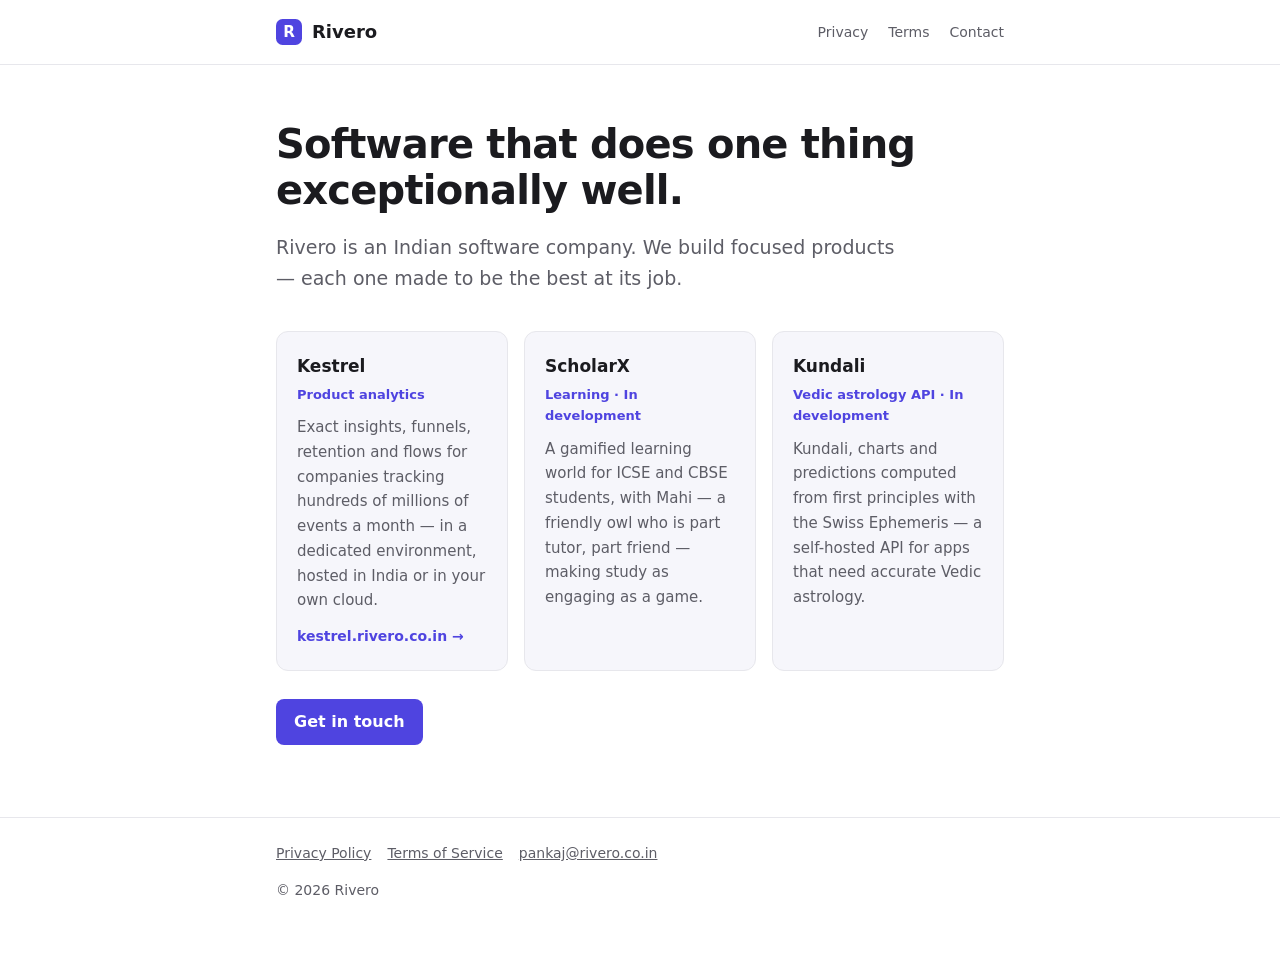
<file: index.html>
<!doctype html>
<html lang="en">
<head>
  <meta charset="utf-8">
  <meta name="viewport" content="width=device-width, initial-scale=1">
  <title>Rivero — focused software products</title>
  <meta name="description" content="Rivero builds focused software products: Kestrel (product analytics), ScholarX (learning) and Kundali (Vedic astrology API).">
  <link rel="stylesheet" href="/style.css">
  <link rel="icon" href="data:image/svg+xml,%3Csvg xmlns='http://www.w3.org/2000/svg' viewBox='0 0 24 24'%3E%3Crect width='24' height='24' rx='6' fill='%234f44e0'/%3E%3Ctext x='12' y='17' text-anchor='middle' font-family='sans-serif' font-size='14' font-weight='700' fill='white'%3ER%3C/text%3E%3C/svg%3E">
</head>
<body>
  <header>
    <div class="wrap">
      <a class="brand" href="/">
        <svg viewBox="0 0 24 24" aria-hidden="true"><rect width="24" height="24" rx="6" fill="currentColor"/><text x="12" y="17" text-anchor="middle" font-family="Inter, system-ui, sans-serif" font-size="14" font-weight="700" fill="#fff">R</text></svg>
        Rivero
      </a>
      <nav><a href="/privacy/">Privacy</a><a href="/terms/">Terms</a><a href="mailto:pankaj@rivero.co.in">Contact</a></nav>
    </div>
  </header>

  <main>
    <div class="wrap">
      <h1>Software that does one thing exceptionally well.</h1>
      <p class="lead">Rivero is an Indian software company. We build focused products — each one
        made to be the best at its job.</p>

      <div class="grid">
        <a class="card product" href="https://kestrel.rivero.co.in/">
          <h3>Kestrel</h3>
          <p class="tag">Product analytics</p>
          <p>Exact insights, funnels, retention and flows for companies tracking hundreds of
            millions of events a month — in a dedicated environment, hosted in India or in your
            own cloud.</p>
          <span class="more">kestrel.rivero.co.in →</span>
        </a>
        <div class="card product">
          <h3>ScholarX</h3>
          <p class="tag">Learning · In development</p>
          <p>A gamified learning world for ICSE and CBSE students, with Mahi — a friendly owl who
            is part tutor, part friend — making study as engaging as a game.</p>
        </div>
        <div class="card product">
          <h3>Kundali</h3>
          <p class="tag">Vedic astrology API · In development</p>
          <p>Kundali, charts and predictions computed from first principles with the Swiss
            Ephemeris — a self-hosted API for apps that need accurate Vedic astrology.</p>
        </div>
      </div>

      <a class="cta" href="mailto:pankaj@rivero.co.in">Get in touch</a>
    </div>
  </main>

  <footer>
    <div class="wrap">
      <a href="/privacy/">Privacy Policy</a><a href="/terms/">Terms of Service</a><a href="mailto:pankaj@rivero.co.in">pankaj@rivero.co.in</a>
      <p>© 2026 Rivero</p>
    </div>
  </footer>
</body>
</html>
</file>
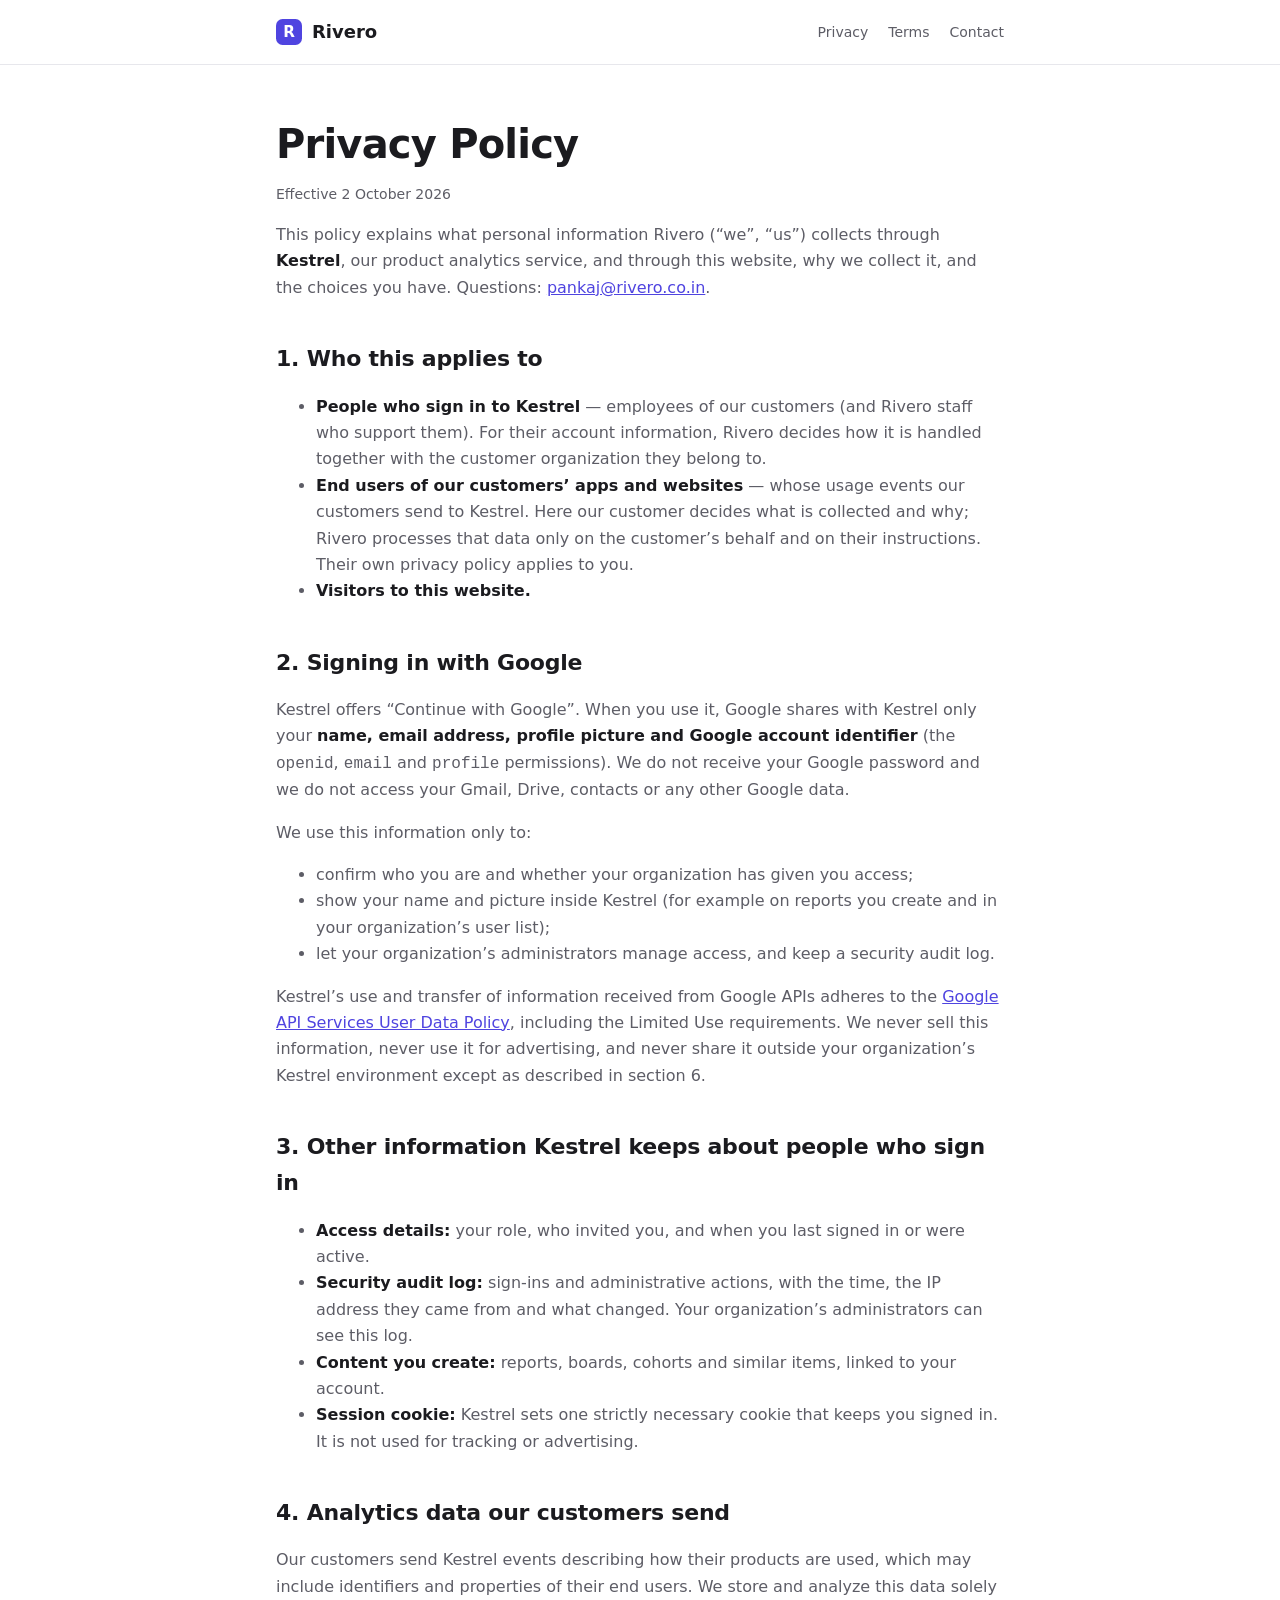
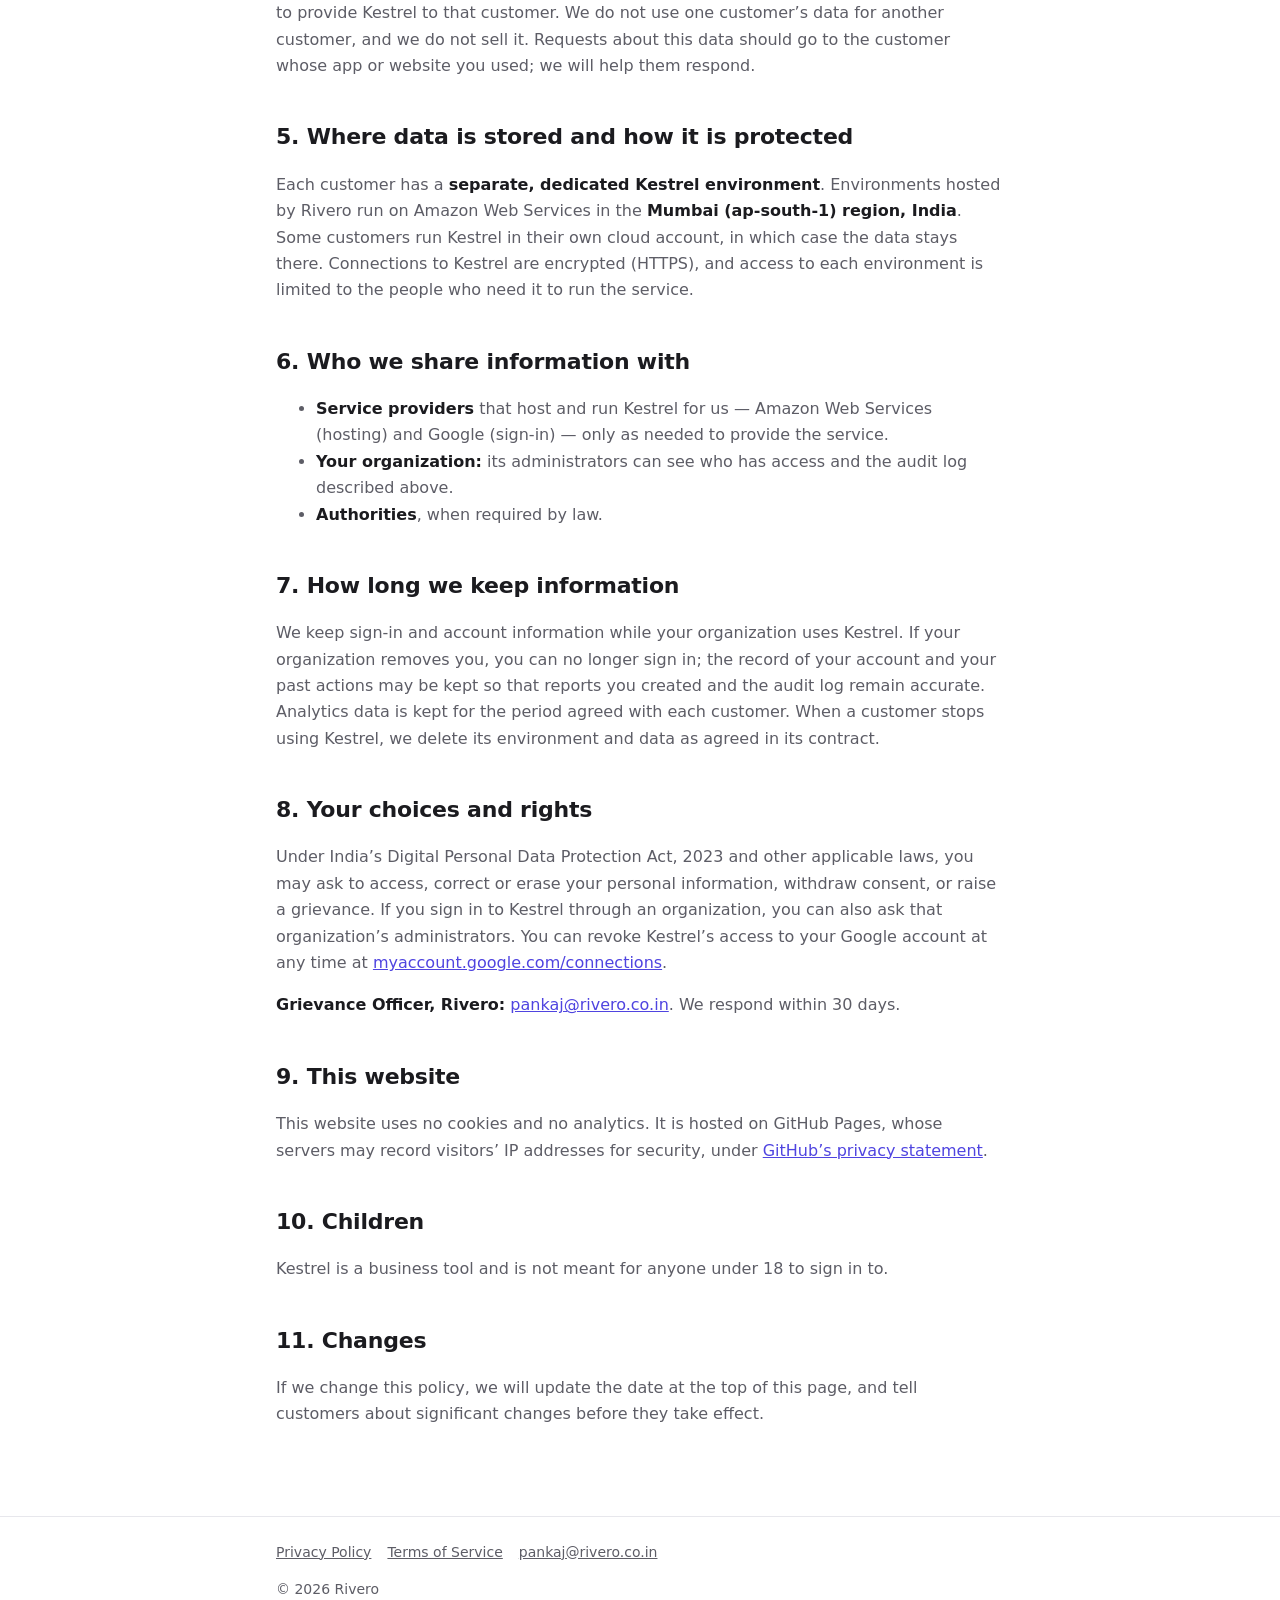
<file: privacy/index.html>
<!doctype html>
<html lang="en">
<head>
  <meta charset="utf-8">
  <meta name="viewport" content="width=device-width, initial-scale=1">
  <title>Privacy Policy — Rivero</title>
  <meta name="description" content="How Rivero and Kestrel collect, use and protect personal information.">
  <link rel="stylesheet" href="/style.css">
  <link rel="icon" href="data:image/svg+xml,%3Csvg xmlns='http://www.w3.org/2000/svg' viewBox='0 0 24 24'%3E%3Crect width='24' height='24' rx='6' fill='%234f44e0'/%3E%3Ctext x='12' y='17' text-anchor='middle' font-family='sans-serif' font-size='14' font-weight='700' fill='white'%3ER%3C/text%3E%3C/svg%3E">
</head>
<body>
  <header>
    <div class="wrap">
      <a class="brand" href="/">
        <svg viewBox="0 0 24 24" aria-hidden="true"><rect width="24" height="24" rx="6" fill="currentColor"/><text x="12" y="17" text-anchor="middle" font-family="Inter, system-ui, sans-serif" font-size="14" font-weight="700" fill="#fff">R</text></svg>
        Rivero
      </a>
      <nav><a href="/privacy/">Privacy</a><a href="/terms/">Terms</a><a href="mailto:pankaj@rivero.co.in">Contact</a></nav>
    </div>
  </header>

  <main>
    <div class="wrap">
      <h1>Privacy Policy</h1>
      <p class="meta">Effective 2 October 2026</p>

      <p>This policy explains what personal information Rivero (“we”, “us”) collects through
        <strong>Kestrel</strong>, our product analytics service, and through this website, why we
        collect it, and the choices you have. Questions: <a href="mailto:pankaj@rivero.co.in">pankaj@rivero.co.in</a>.</p>

      <h2>1. Who this applies to</h2>
      <ul>
        <li><strong>People who sign in to Kestrel</strong> — employees of our customers (and Rivero
          staff who support them). For their account information, Rivero decides how it is handled
          together with the customer organization they belong to.</li>
        <li><strong>End users of our customers’ apps and websites</strong> — whose usage events our
          customers send to Kestrel. Here our customer decides what is collected and why; Rivero
          processes that data only on the customer’s behalf and on their instructions. Their own
          privacy policy applies to you.</li>
        <li><strong>Visitors to this website.</strong></li>
      </ul>

      <h2>2. Signing in with Google</h2>
      <p>Kestrel offers “Continue with Google”. When you use it, Google shares with Kestrel only
        your <strong>name, email address, profile picture and Google account identifier</strong>
        (the <code>openid</code>, <code>email</code> and <code>profile</code> permissions). We do
        not receive your Google password and we do not access your Gmail, Drive, contacts or any
        other Google data.</p>
      <p>We use this information only to:</p>
      <ul>
        <li>confirm who you are and whether your organization has given you access;</li>
        <li>show your name and picture inside Kestrel (for example on reports you create and in
          your organization’s user list);</li>
        <li>let your organization’s administrators manage access, and keep a security audit log.</li>
      </ul>
      <p>Kestrel’s use and transfer of information received from Google APIs adheres to the
        <a href="https://developers.google.com/terms/api-services-user-data-policy">Google API
        Services User Data Policy</a>, including the Limited Use requirements. We never sell this
        information, never use it for advertising, and never share it outside your organization’s
        Kestrel environment except as described in section 6.</p>

      <h2>3. Other information Kestrel keeps about people who sign in</h2>
      <ul>
        <li><strong>Access details:</strong> your role, who invited you, and when you last signed in
          or were active.</li>
        <li><strong>Security audit log:</strong> sign-ins and administrative actions, with the time,
          the IP address they came from and what changed. Your organization’s administrators can
          see this log.</li>
        <li><strong>Content you create:</strong> reports, boards, cohorts and similar items, linked
          to your account.</li>
        <li><strong>Session cookie:</strong> Kestrel sets one strictly necessary cookie that keeps
          you signed in. It is not used for tracking or advertising.</li>
      </ul>

      <h2>4. Analytics data our customers send</h2>
      <p>Our customers send Kestrel events describing how their products are used, which may
        include identifiers and properties of their end users. We store and analyze this data
        solely to provide Kestrel to that customer. We do not use one customer’s data for another
        customer, and we do not sell it. Requests about this data should go to the customer whose
        app or website you used; we will help them respond.</p>

      <h2>5. Where data is stored and how it is protected</h2>
      <p>Each customer has a <strong>separate, dedicated Kestrel environment</strong>. Environments
        hosted by Rivero run on Amazon Web Services in the <strong>Mumbai (ap-south-1)
        region, India</strong>. Some customers run Kestrel in their own cloud account, in which case
        the data stays there. Connections to Kestrel are encrypted (HTTPS), and access to each
        environment is limited to the people who need it to run the service.</p>

      <h2>6. Who we share information with</h2>
      <ul>
        <li><strong>Service providers</strong> that host and run Kestrel for us — Amazon Web
          Services (hosting) and Google (sign-in) — only as needed to provide the service.</li>
        <li><strong>Your organization:</strong> its administrators can see who has access and the
          audit log described above.</li>
        <li><strong>Authorities</strong>, when required by law.</li>
      </ul>

      <h2>7. How long we keep information</h2>
      <p>We keep sign-in and account information while your organization uses Kestrel. If your
        organization removes you, you can no longer sign in; the record of your account and your
        past actions may be kept so that reports you created and the audit log remain accurate.
        Analytics data is kept for the period agreed with each customer. When a customer stops
        using Kestrel, we delete its environment and data as agreed in its contract.</p>

      <h2>8. Your choices and rights</h2>
      <p>Under India’s Digital Personal Data Protection Act, 2023 and other applicable laws, you may
        ask to access, correct or erase your personal information, withdraw consent, or raise a
        grievance. If you sign in to Kestrel through an organization, you can also ask that
        organization’s administrators. You can revoke Kestrel’s access to your Google account at any
        time at <a href="https://myaccount.google.com/connections">myaccount.google.com/connections</a>.</p>
      <p><strong>Grievance Officer, Rivero:</strong>
        <a href="mailto:pankaj@rivero.co.in">pankaj@rivero.co.in</a>. We respond within 30 days.</p>

      <h2>9. This website</h2>
      <p>This website uses no cookies and no analytics. It is hosted on GitHub Pages, whose servers
        may record visitors’ IP addresses for security, under
        <a href="https://docs.github.com/en/site-policy/privacy-policies/github-general-privacy-statement">GitHub’s privacy statement</a>.</p>

      <h2>10. Children</h2>
      <p>Kestrel is a business tool and is not meant for anyone under 18 to sign in to.</p>

      <h2>11. Changes</h2>
      <p>If we change this policy, we will update the date at the top of this page, and tell
        customers about significant changes before they take effect.</p>
    </div>
  </main>

  <footer>
    <div class="wrap">
      <a href="/privacy/">Privacy Policy</a><a href="/terms/">Terms of Service</a><a href="mailto:pankaj@rivero.co.in">pankaj@rivero.co.in</a>
      <p>© 2026 Rivero</p>
    </div>
  </footer>
</body>
</html>
</file>
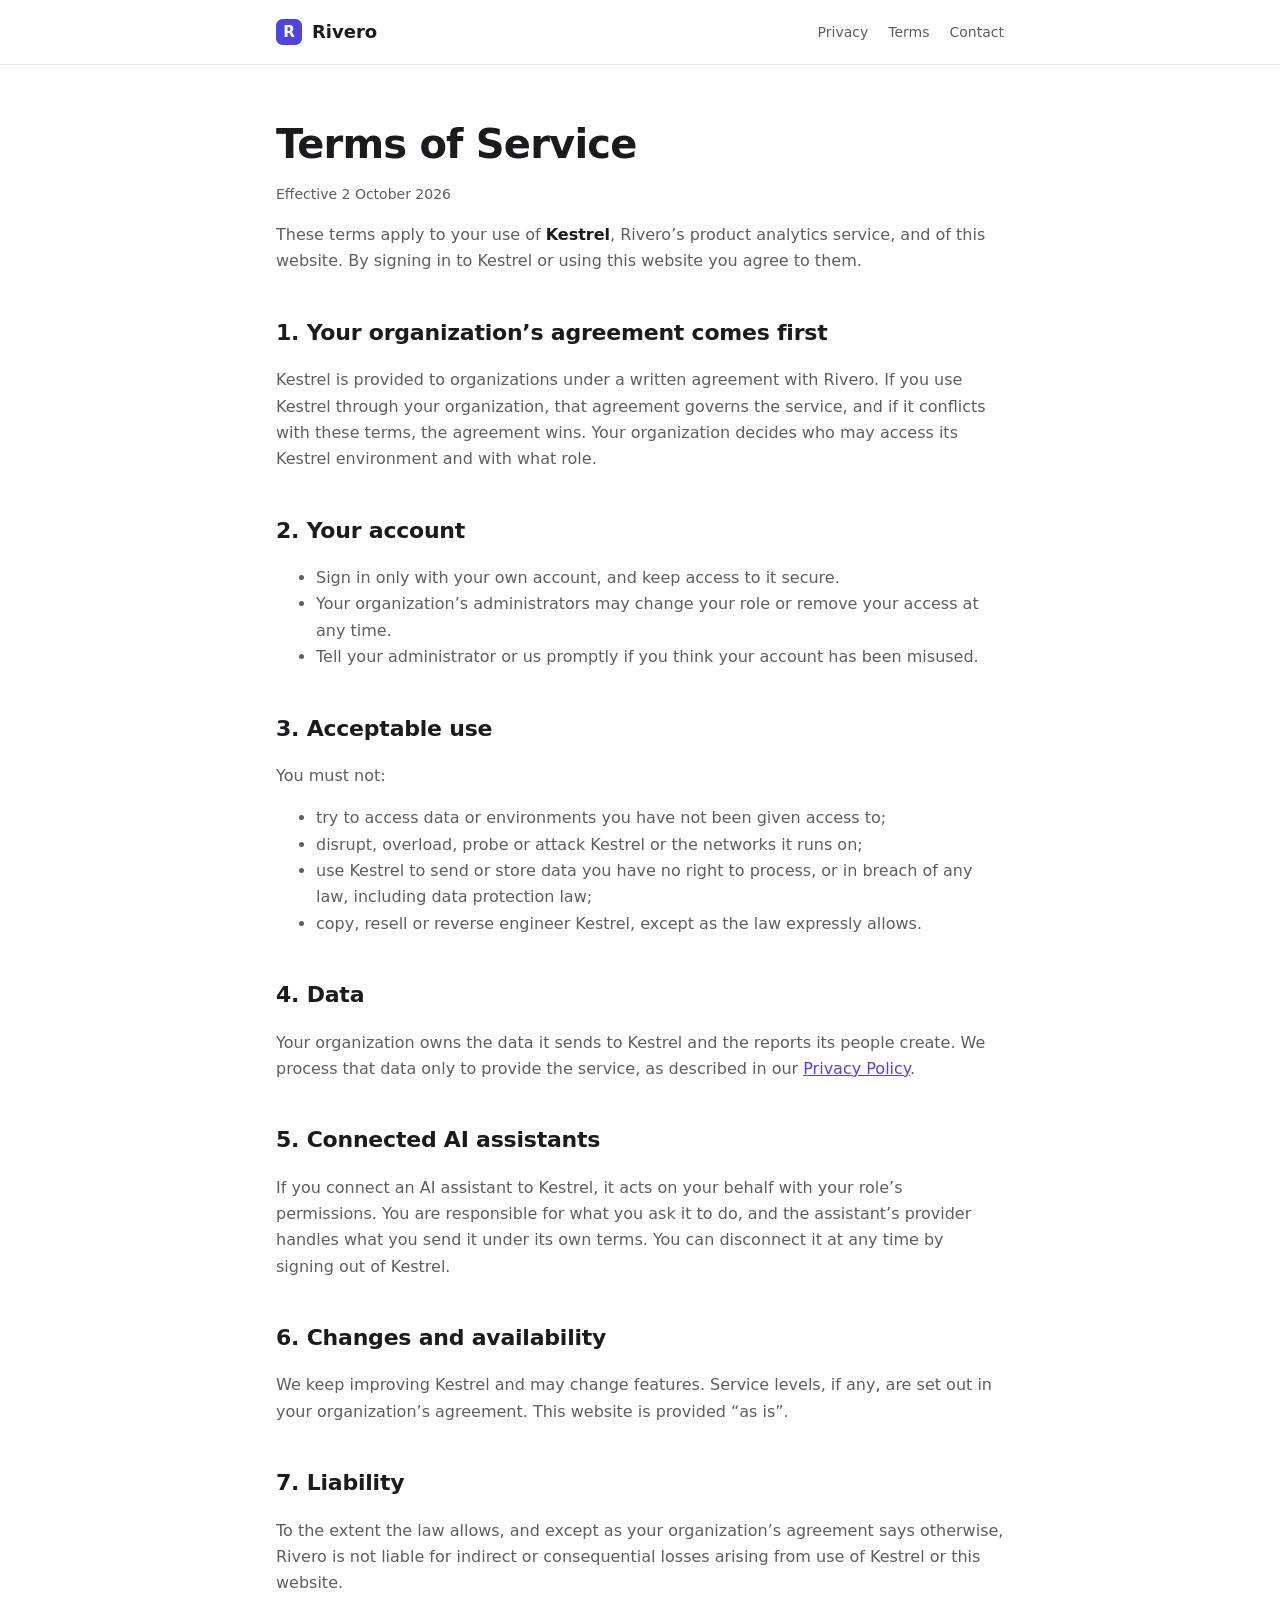
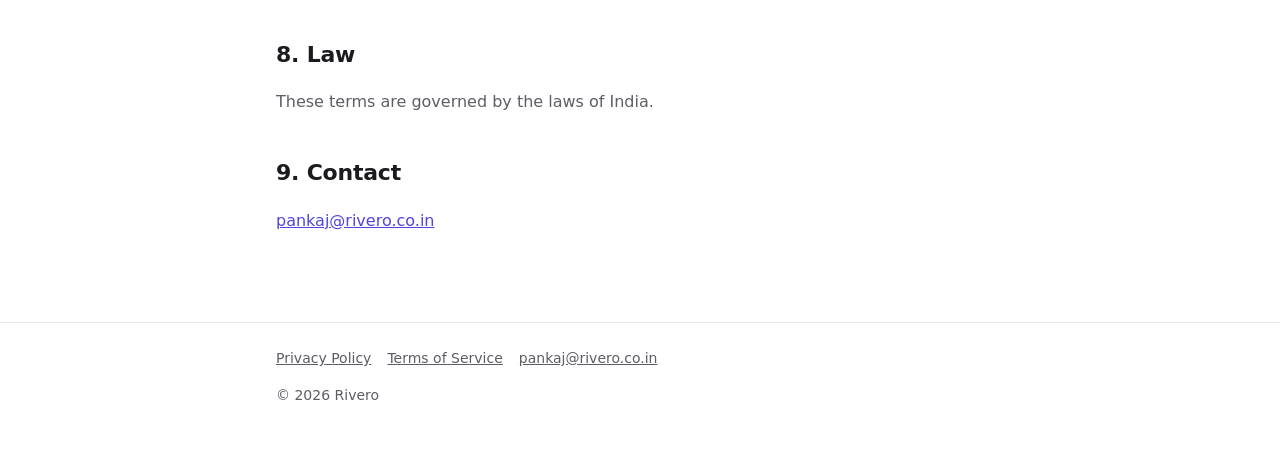
<file: terms/index.html>
<!doctype html>
<html lang="en">
<head>
  <meta charset="utf-8">
  <meta name="viewport" content="width=device-width, initial-scale=1">
  <title>Terms of Service — Rivero</title>
  <meta name="description" content="Terms for using Kestrel and the Rivero website.">
  <link rel="stylesheet" href="/style.css">
  <link rel="icon" href="data:image/svg+xml,%3Csvg xmlns='http://www.w3.org/2000/svg' viewBox='0 0 24 24'%3E%3Crect width='24' height='24' rx='6' fill='%234f44e0'/%3E%3Ctext x='12' y='17' text-anchor='middle' font-family='sans-serif' font-size='14' font-weight='700' fill='white'%3ER%3C/text%3E%3C/svg%3E">
</head>
<body>
  <header>
    <div class="wrap">
      <a class="brand" href="/">
        <svg viewBox="0 0 24 24" aria-hidden="true"><rect width="24" height="24" rx="6" fill="currentColor"/><text x="12" y="17" text-anchor="middle" font-family="Inter, system-ui, sans-serif" font-size="14" font-weight="700" fill="#fff">R</text></svg>
        Rivero
      </a>
      <nav><a href="/privacy/">Privacy</a><a href="/terms/">Terms</a><a href="mailto:pankaj@rivero.co.in">Contact</a></nav>
    </div>
  </header>

  <main>
    <div class="wrap">
      <h1>Terms of Service</h1>
      <p class="meta">Effective 2 October 2026</p>

      <p>These terms apply to your use of <strong>Kestrel</strong>, Rivero’s product analytics
        service, and of this website. By signing in to Kestrel or using this website you agree to
        them.</p>

      <h2>1. Your organization’s agreement comes first</h2>
      <p>Kestrel is provided to organizations under a written agreement with Rivero. If you use
        Kestrel through your organization, that agreement governs the service, and if it conflicts
        with these terms, the agreement wins. Your organization decides who may access its Kestrel
        environment and with what role.</p>

      <h2>2. Your account</h2>
      <ul>
        <li>Sign in only with your own account, and keep access to it secure.</li>
        <li>Your organization’s administrators may change your role or remove your access at any
          time.</li>
        <li>Tell your administrator or us promptly if you think your account has been misused.</li>
      </ul>

      <h2>3. Acceptable use</h2>
      <p>You must not:</p>
      <ul>
        <li>try to access data or environments you have not been given access to;</li>
        <li>disrupt, overload, probe or attack Kestrel or the networks it runs on;</li>
        <li>use Kestrel to send or store data you have no right to process, or in breach of any
          law, including data protection law;</li>
        <li>copy, resell or reverse engineer Kestrel, except as the law expressly allows.</li>
      </ul>

      <h2>4. Data</h2>
      <p>Your organization owns the data it sends to Kestrel and the reports its people create. We
        process that data only to provide the service, as described in our
        <a href="/privacy/">Privacy Policy</a>.</p>

      <h2>5. Connected AI assistants</h2>
      <p>If you connect an AI assistant to Kestrel, it acts on your behalf with your role’s
        permissions. You are responsible for what you ask it to do, and the assistant’s provider
        handles what you send it under its own terms. You can disconnect it at any time by signing
        out of Kestrel.</p>

      <h2>6. Changes and availability</h2>
      <p>We keep improving Kestrel and may change features. Service levels, if any, are set out in
        your organization’s agreement. This website is provided “as is”.</p>

      <h2>7. Liability</h2>
      <p>To the extent the law allows, and except as your organization’s agreement says otherwise,
        Rivero is not liable for indirect or consequential losses arising from use of Kestrel or
        this website.</p>

      <h2>8. Law</h2>
      <p>These terms are governed by the laws of India.</p>

      <h2>9. Contact</h2>
      <p><a href="mailto:pankaj@rivero.co.in">pankaj@rivero.co.in</a></p>
    </div>
  </main>

  <footer>
    <div class="wrap">
      <a href="/privacy/">Privacy Policy</a><a href="/terms/">Terms of Service</a><a href="mailto:pankaj@rivero.co.in">pankaj@rivero.co.in</a>
      <p>© 2026 Rivero</p>
    </div>
  </footer>
</body>
</html>
</file>
<file: style.css>
:root {
  --bg: #ffffff;
  --text: #1b1b1f;
  --muted: #5d5d66;
  --line: #e7e7ec;
  --accent: #4f44e0;
  --soft: #f6f6fb;
}
@media (prefers-color-scheme: dark) {
  :root {
    --bg: #111114;
    --text: #ededf0;
    --muted: #a3a3ad;
    --line: #2a2a31;
    --accent: #8f87ff;
    --soft: #1a1a20;
  }
}
* { box-sizing: border-box; }
html { -webkit-text-size-adjust: 100%; }
body {
  margin: 0;
  background: var(--bg);
  color: var(--text);
  font: 16px/1.65 Inter, system-ui, -apple-system, "Segoe UI", Roboto, sans-serif;
}
a { color: var(--accent); }
.wrap { max-width: 760px; margin: 0 auto; padding: 0 16px; }
header { border-bottom: 1px solid var(--line); }
header .wrap { display: flex; align-items: center; justify-content: space-between; height: 64px; }
.brand { display: flex; align-items: center; gap: 10px; color: var(--text); text-decoration: none; font-weight: 700; font-size: 18px; }
.brand svg { width: 26px; height: 26px; color: var(--accent); }
nav a { color: var(--muted); text-decoration: none; margin-left: 20px; font-size: 14px; }
nav a:hover { color: var(--text); }
main { padding: 56px 0 72px; }
h1 { font-size: 40px; line-height: 1.15; letter-spacing: -0.02em; margin: 0 0 16px; }
h2 { font-size: 22px; margin: 40px 0 8px; letter-spacing: -0.01em; }
h3 { font-size: 17px; margin: 24px 0 4px; }
p, li { color: var(--muted); }
strong { color: var(--text); }
.lead { font-size: 19px; max-width: 620px; }
.grid { display: grid; grid-template-columns: repeat(auto-fit, minmax(220px, 1fr)); gap: 16px; margin-top: 36px; }
.card { background: var(--soft); border: 1px solid var(--line); border-radius: 12px; padding: 20px; }
.card h3 { margin-top: 0; }
.card p { margin: 0; font-size: 15px; }
.cta { display: inline-block; margin-top: 28px; background: var(--accent); color: #fff; text-decoration: none; padding: 10px 18px; border-radius: 8px; font-weight: 600; }
.meta { font-size: 14px; }
footer { border-top: 1px solid var(--line); padding: 24px 0 40px; font-size: 14px; color: var(--muted); }
footer a { color: var(--muted); margin-right: 16px; }
@media (max-width: 520px) {
  h1 { font-size: 30px; }
  nav a { margin-left: 14px; }
}
.product { display: block; text-decoration: none; color: inherit; }
a.product:hover { border-color: var(--accent); }
.tag { color: var(--accent) !important; font-size: 13px !important; font-weight: 600; margin: 2px 0 10px !important; }
.product p + p { margin-top: 0; }
.more { display: inline-block; margin-top: 12px; color: var(--accent); font-size: 14px; font-weight: 600; }
</file>
